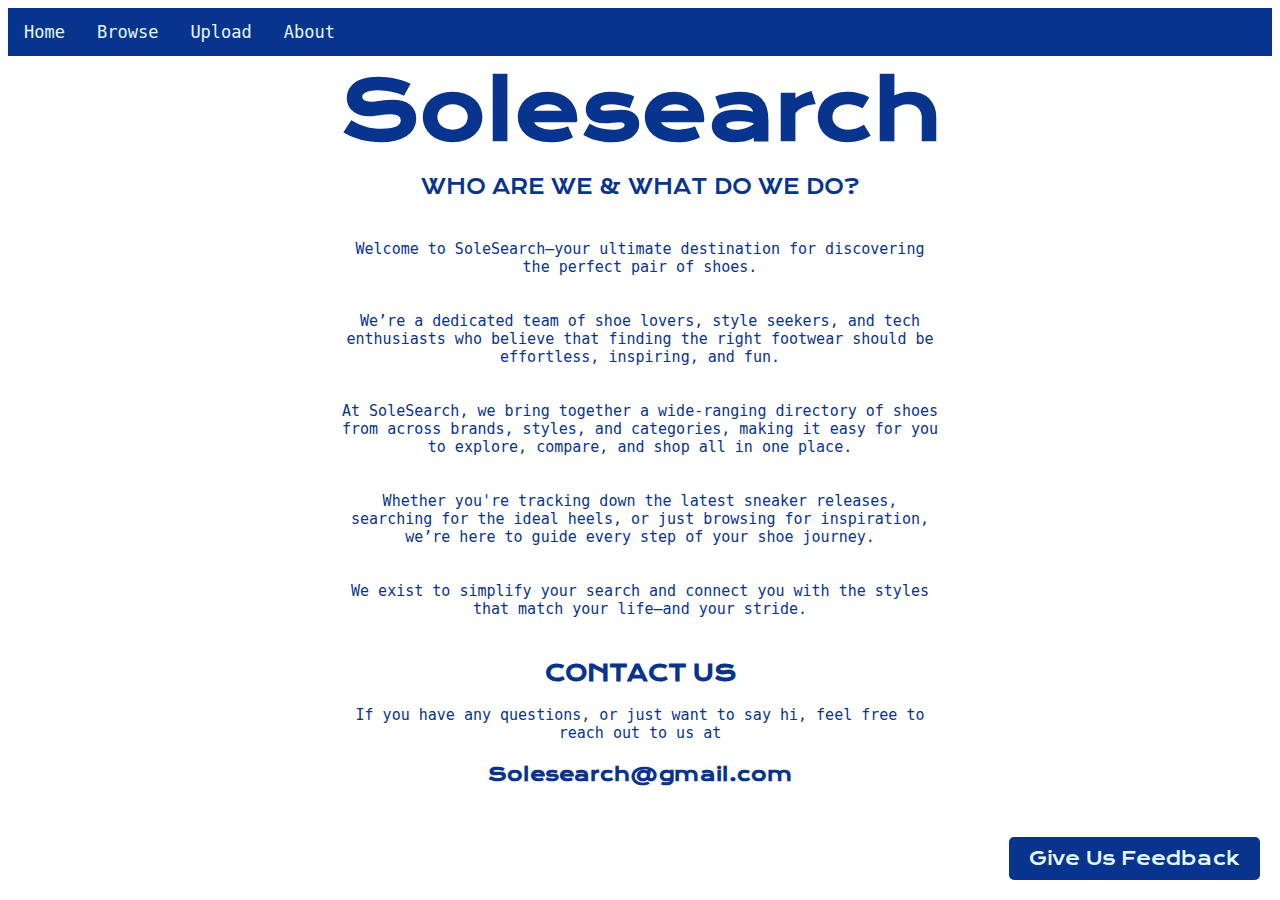
<file: about.html>
<!DOCTYPE html>
<html>
<head>
<title>About Solesearch</title>
<link rel="stylesheet" type="text/css" href="styles.css">
<link rel="preconnect" href="https://fonts.googleapis.com">
<link rel="preconnect" href="https://fonts.gstatic.com" crossorigin>
<link href="https://fonts.googleapis.com/css2?family=Krona+One&display=swap" rel="stylesheet">
</head>
<body>

<div class="topnav">   
 <a href="index.html">Home</a>
 <a href="browse.html">Browse</a>
  <a href="upload.html">Upload</a>
  <a class="active" <a href="about.html">About</a>
</div>

<div class="abouth1">
    <h1>Solesearch</h1>
</div>

<div class="undertext"
<h2>WHO ARE WE & WHAT DO WE DO?</h2>

<div class="abouttext">
<p>Welcome to SoleSearch—your ultimate destination for discovering the perfect pair of shoes. <br>  <br>  <br> We’re a dedicated team of shoe lovers, style seekers, and tech enthusiasts who believe that finding the right footwear should be effortless, inspiring, and fun. <br>  <br>  <br>
At SoleSearch, we bring together a wide-ranging directory of shoes from across brands, styles, and categories, making it easy for you to explore, compare, and shop all in one place.<br>  <br>  <br> Whether you're tracking down the latest sneaker releases, searching for the ideal heels, or just browsing for inspiration, we’re here to guide every step of your shoe journey. <br>  <br>  <br>
We exist to simplify your search and connect you with the styles that match your life—and your stride.</p>
</div>

<div class="contact">
<h2>CONTACT US</h2>
</div>

<div class="contacttext">
<p>If you have any questions, or just want to say hi, feel free to reach out to us at 
</p>
</div>

<div class="email">
    <h2>Solesearch@gmail.com</h2>
</div>

<div class="feedback-container">
    <button id="feedbackBtn">Give Us Feedback</button>
    
    <div id="feedbackModal" class="modal">
        <div class="modal-content">
            <span class="close">&times;</span>
            <h2>GIVE US YOUR FEEDBACK</h2>
            <form id="feedbackForm">
                <textarea placeholder="Tell us what you think..."></textarea>
                <button type="submit">SUBMIT</button>
            </form>
        </div>
    </div>
</div>
    </div>
    <script src="script.js"></script>
</body>
</html>
</file>
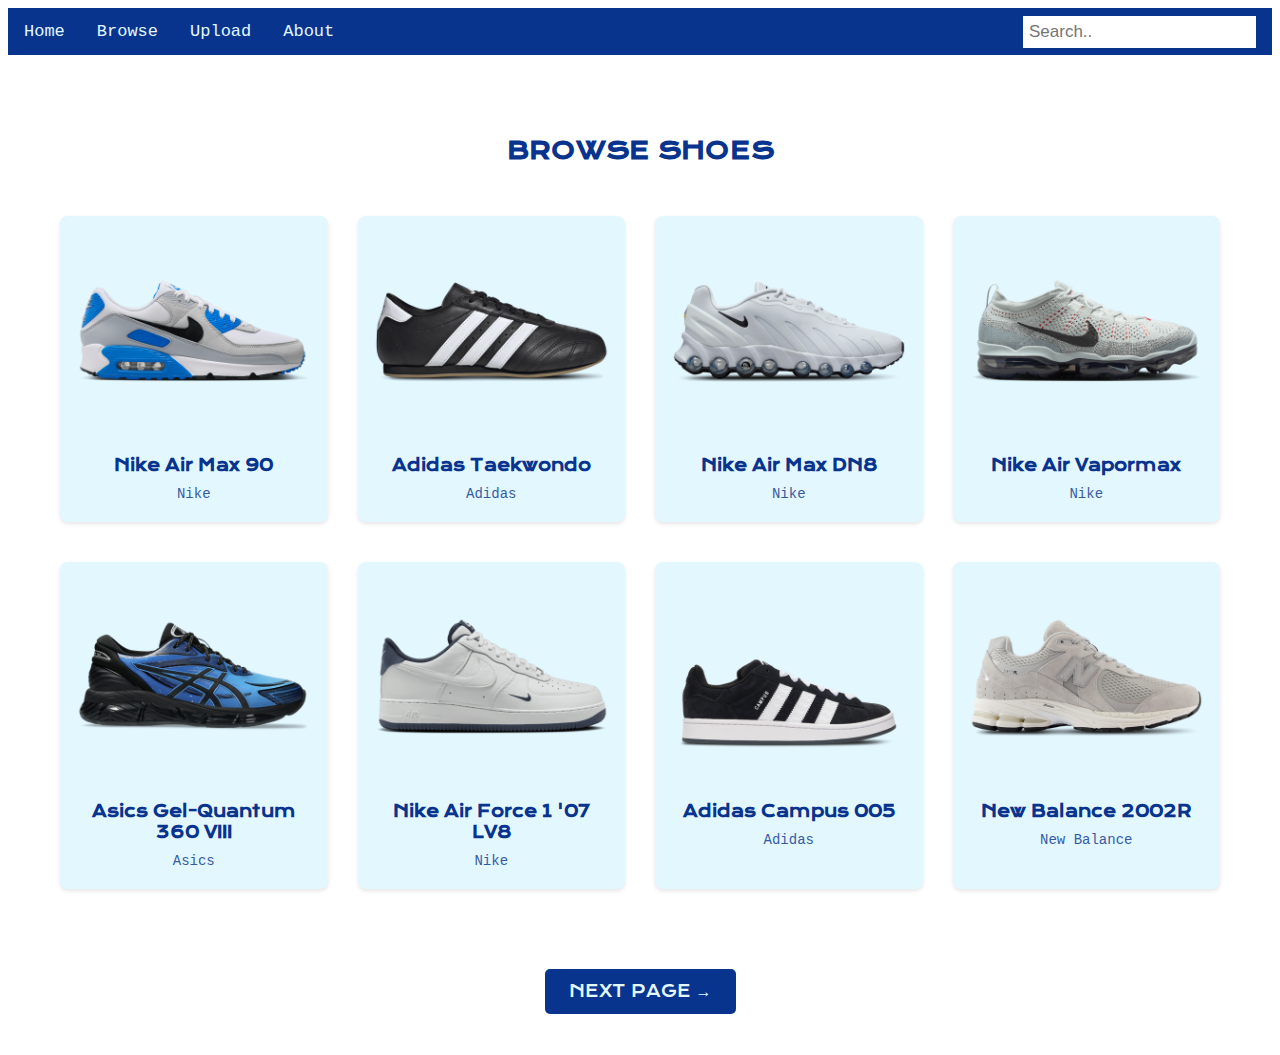
<file: browse.html>
<!DOCTYPE html>
<html>
<head>
    <title>Browse - Solesearch</title>
    <link rel="stylesheet" type="text/css" href="styles.css">

    <!-- krona font -->
    <link rel="preconnect" href="https://fonts.googleapis.com">
    <link rel="preconnect" href="https://fonts.gstatic.com" crossorigin>
    <link href="https://fonts.googleapis.com/css2?family=Krona+One&display=swap" rel="stylesheet">
</head>
<body>
    <div class="topnav">   
        <a href="index.html">Home</a>
        <a class="active" href="browse.html">Browse</a>
        <a href="upload.html">Upload</a>
        <a href="about.html">About</a>
        <input type="text" placeholder="Search..">
    </div>

    <div class="browse-container">
        <h2>BROWSE SHOES</h2>
        <div class="browse-grid">
            <div class="shoe-card">
                <img src="images/NAM6.png" alt="Shoe 1">
                <h3><a href="NAM.html">Nike Air Max 90</a></h3>
                <p class="brand">Nike</p>
            </div>
            <div class="shoe-card">
                <img src="images/adidtae.png" alt="Shoe 2">
                <h3><a href="taekwondo.html">Adidas Taekwondo</a></h3>
                <p class="brand">Adidas</p>
            </div>
            <div class="shoe-card">
                <img src="images/DN8.png" alt="Shoe 3">
                <h3><a href="dn8.html">Nike Air Max DN8</a></h3>
                <p class="brand">Nike</p>
            </div>
            <div class="shoe-card">
                <img src="images/vapor.png" alt="Shoe 4">
                 <h3><a href="vapor.html">Nike Air Vapormax</a></h3>
                <p class="brand">Nike</p>
            </div>
        </div>
        <div class="browse-grid">
            <div class="shoe-card">
                <img src="images/asics1.png" alt="Shoe 5">
                <h3><a href="gel.html">Asics Gel-Quantum 360 VIII</a></h3>
                <p class="brand">Asics</p>
            </div>
            <div class="shoe-card">
                <img src="images/af1.png" alt="Shoe 6">
                <h3><a href="force.html">Nike Air Force 1 '07 LV8</a></h3>
                <p class="brand">Nike</p>
            </div>
            <div class="shoe-card">
                <img src="images/campus.png" alt="Shoe 7">
                 <h3><a href="campus.html">Adidas Campus 005</a></h3>
                <p class="brand">Adidas</p>
            </div>
            <div class="shoe-card">
                <img src="images/2002r.png" alt="Shoe 8">
                 <h3>New Balance 2002R</h3>
                <p class="brand">New Balance</p>
            </div>
        </div>
    </div>
    
       </div>
    <div class="pagination-container">
        <a href="browse2.html" class="page-button">
            NEXT PAGE →
        </a>
    </div>
</body>
</html>
</file>
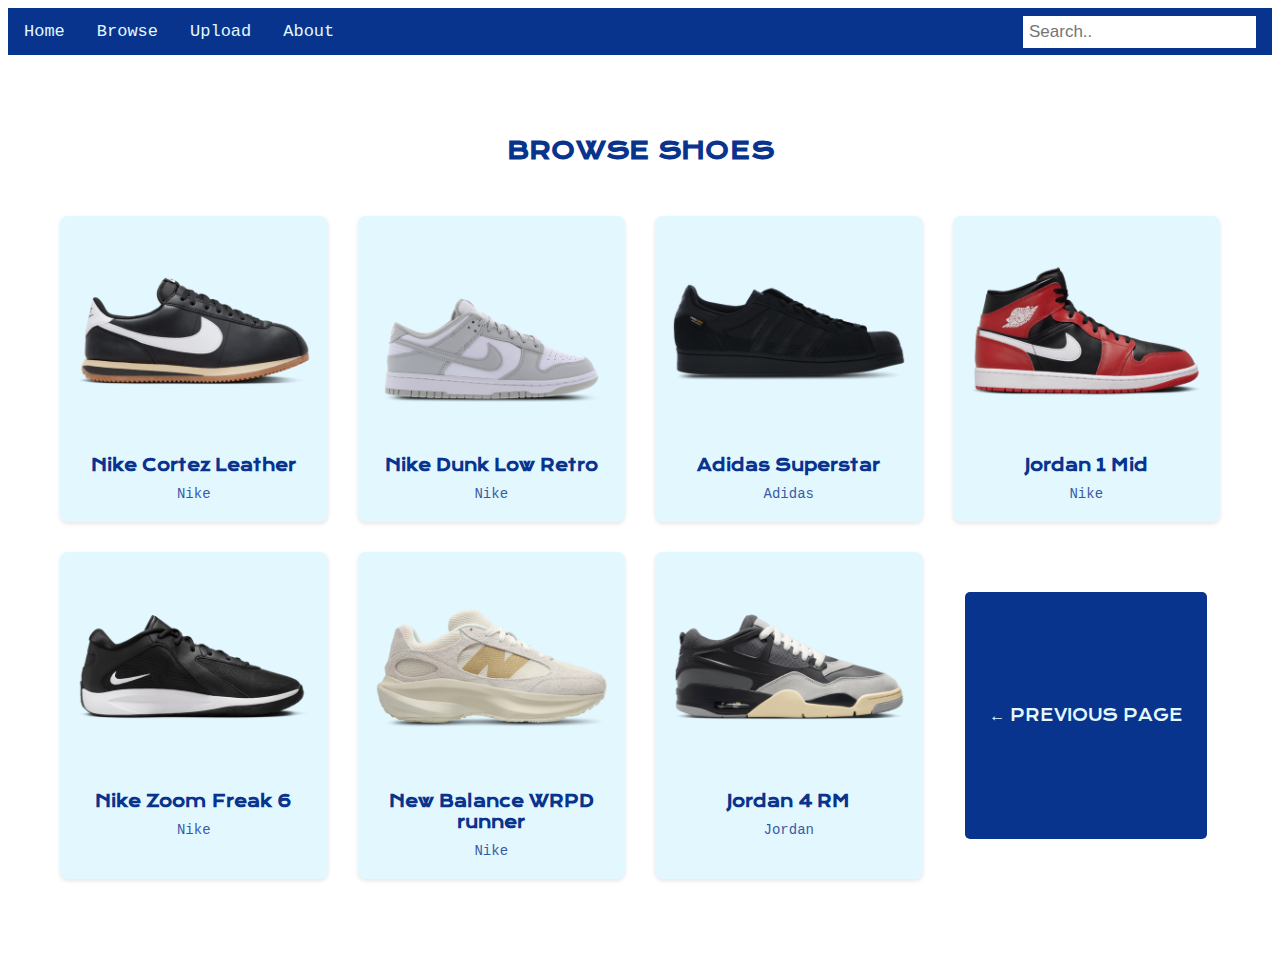
<file: browse2.html>
<!DOCTYPE html>
<html>
<head>
    <title>Browse Page 2 - Solesearch</title>
    <link rel="stylesheet" type="text/css" href="styles.css">
    <link rel="preconnect" href="https://fonts.googleapis.com">
    <link rel="preconnect" href="https://fonts.gstatic.com" crossorigin>
    <link href="https://fonts.googleapis.com/css2?family=Krona+One&display=swap" rel="stylesheet">
</head>
<body>
    <div class="topnav">   
        <a href="index.html">Home</a>
        <a class="active" href="browse.html">Browse</a>
        <a href="upload.html">Upload</a>
        <a href="about.html">About</a>
        <input type="text" placeholder="Search..">
    </div>

    <div class="browse-container">
        <h2>BROWSE SHOES</h2>
        <div class="browse-grid">
            <div class="shoe-card">
                <img src="images/cortez.png" alt="Shoe 3">
                <h3>Nike Cortez Leather</h3>
                <p class="brand">Nike</p>
            </div>
            <div class="shoe-card">
                <img src="images/dunk.png" alt="Shoe 4">
                <h3>Nike Dunk Low Retro</h3>
                <p class="brand">Nike</p>
            </div>
            <div class="shoe-card">
                <img src="images/super.png" alt="Shoe 5">
                <h3>Adidas Superstar</h3>
                <p class="brand">Adidas</p>
            </div>
            <div class="shoe-card">
                <img src="images/jordan.png" alt="Shoe 6">
                <h3>Jordan 1 Mid</h3>
                <p class="brand">Nike</p>
            </div>
            <div class="shoe-card">
                <img src="images/zoom.png" alt="Shoe 7">
                <h3>Nike Zoom Freak 6</h3>
                <p class="brand">Nike</p>
             </div>
            <div class="shoe-card">
                <img src="images/runner.png" alt="Shoe 8">
                <h3>New Balance WRPD runner</h3>
                <p class="brand">Nike</p>
            </div>
            <div class="shoe-card">
                <img src="images/jordan4.png" alt="Shoe 9">
                <h3>Jordan 4 RM</h3>
                <p class="brand">Jordan</p>
             
    </div>

    <div class="pagination-container">
        <a href="browse.html" class="page-button">
            ← PREVIOUS PAGE
        </a>
    </div>
</body>
</html>
</file>
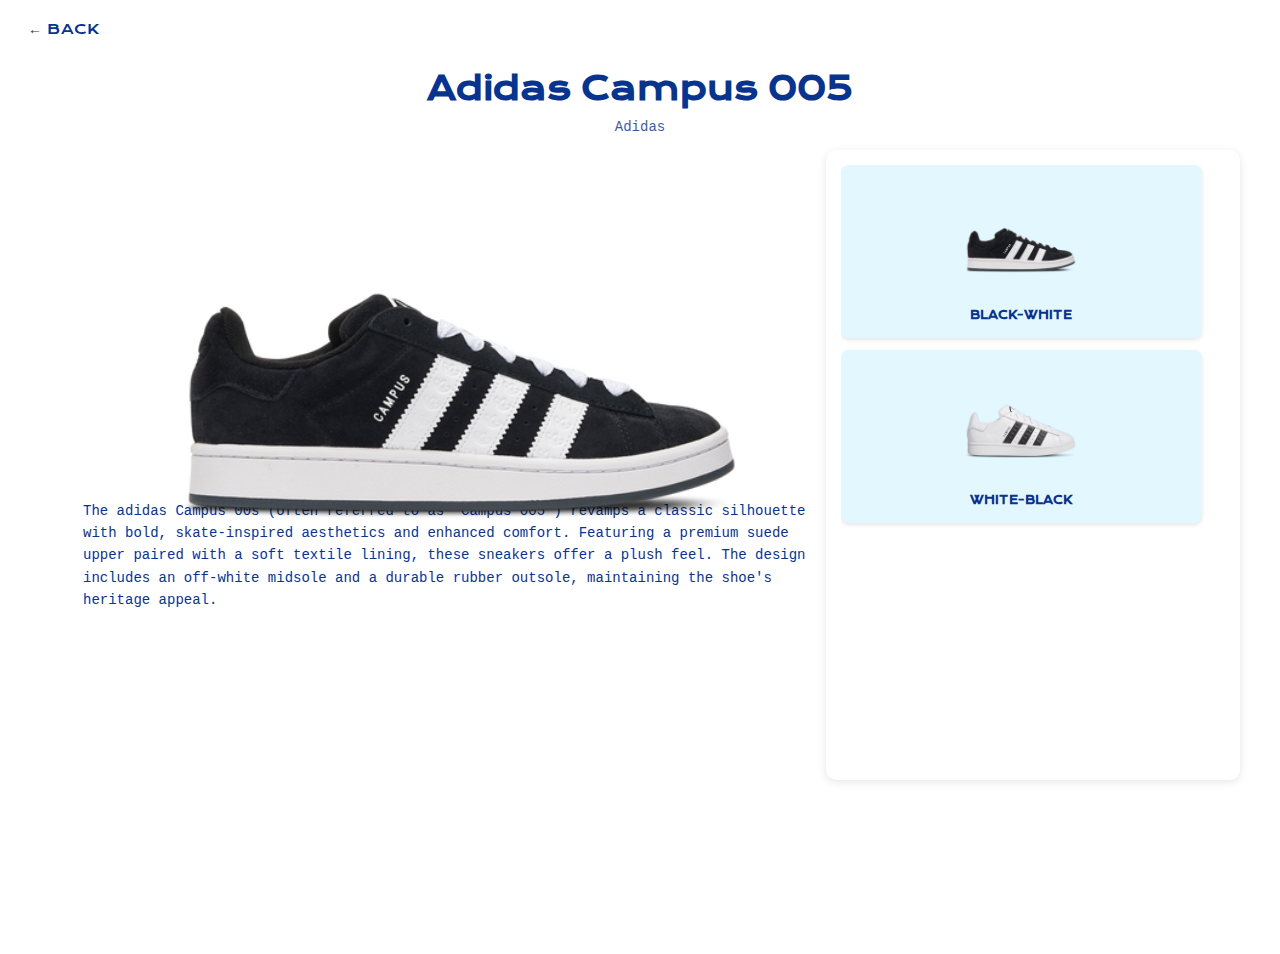
<file: campus.html>
<!DOCTYPE html>
<html>
<head>
    <title>Adidas Campus 005 - Solesearch</title>
    <link rel="stylesheet" type="text/css" href="styles.css">
    <link rel="preconnect" href="https://fonts.googleapis.com">
    <link rel="preconnect" href="https://fonts.gstatic.com" crossorigin>
    <link href="https://fonts.googleapis.com/css2?family=Krona+One&display=swap" rel="stylesheet">
</head>
<body>

    <div class="back-button">
        <a href="browse.html">← BACK</a>
    </div>

    <div class="shoe-header">
        <h1>Adidas Campus 005</h1>
        <p class="brand">Adidas</p>
    </div>

    <div class="shoe-image-container">
        <img src="images/campus.png" alt="Nike Air Max 90" class="shoe-main-image">
    </div>

    <div class="colorway-container">
        <div class="colorway-scroll">
             <div class="colorway-card">
                <img src="images/campus.png" alt="Colorway 9">
                <h3>BLACK-WHITE</h3>
            </div>
            <div class="colorway-card">
                <img src="images/campus2.png" alt="Colorway 6">
                <h3>WHITE-BLACK</h3>
            </div>
        </div>
    </div>

    <div class="airmaxd">
        <p>The adidas Campus 00s (often referred to as "Campus 005") revamps a classic silhouette with bold, skate-inspired aesthetics and enhanced comfort. Featuring a premium suede upper paired with a soft textile lining, these sneakers offer a plush feel. The design includes an off-white midsole and a durable rubber outsole, maintaining the shoe's heritage appeal.</p>








</p>
    </div>

    <script src="NAM.js"></script>
</body>
</html>
</file>
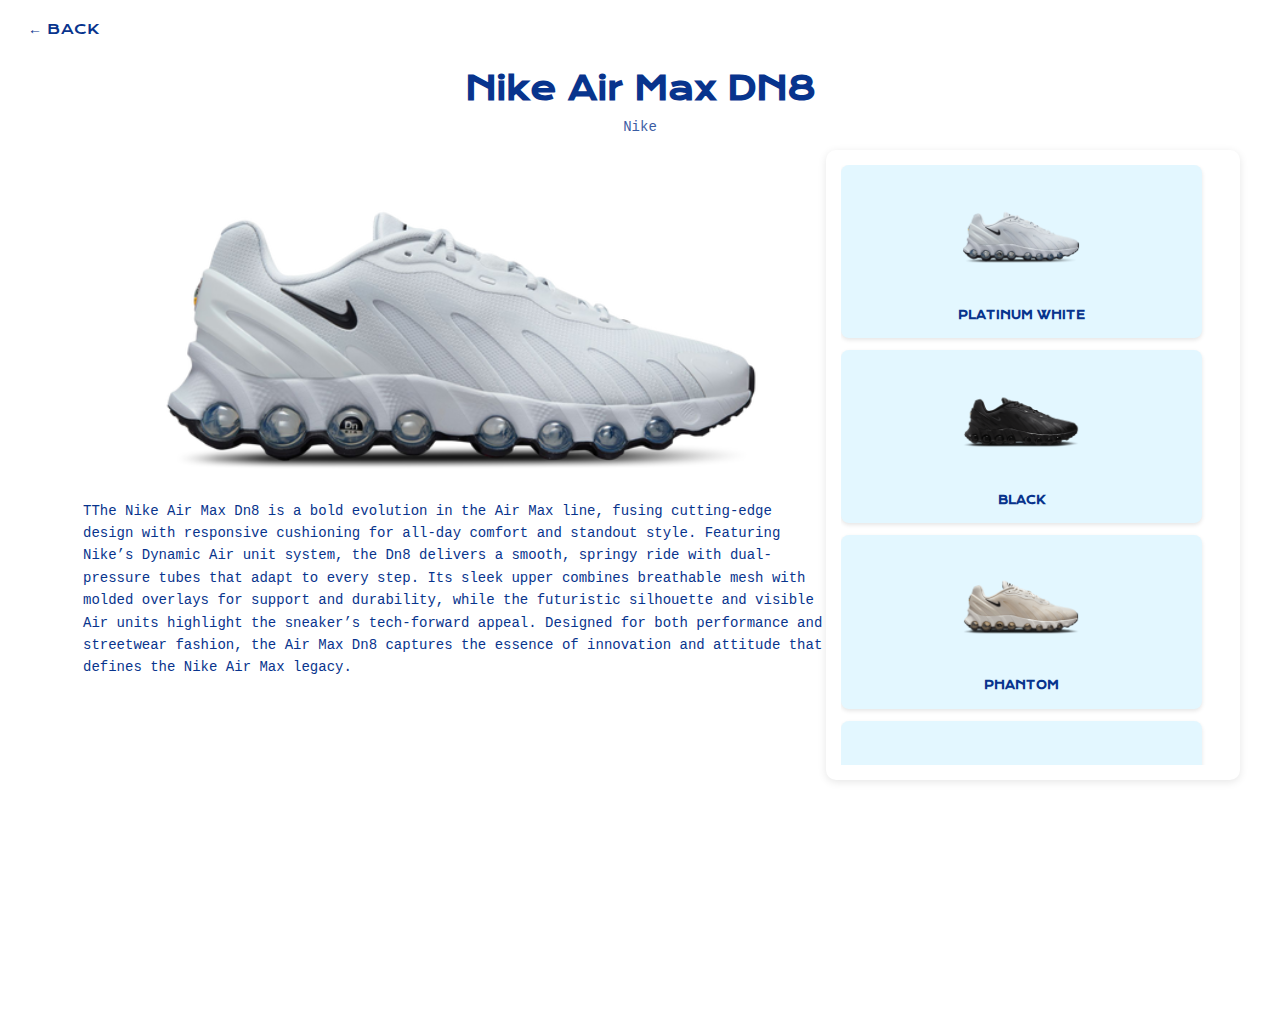
<file: dn8.html>
<!DOCTYPE html>
<html>
<head>
    <title>Nike Air Max DN8 - Solesearch</title>
    <link rel="stylesheet" type="text/css" href="styles.css">
    <link rel="preconnect" href="https://fonts.googleapis.com">
    <link rel="preconnect" href="https://fonts.gstatic.com" crossorigin>
    <link href="https://fonts.googleapis.com/css2?family=Krona+One&display=swap" rel="stylesheet">
</head>
<body>

    <div class="back-button">
        <a href="browse.html">← BACK</a>
    </div>

    <div class="shoe-header">
        <h1>Nike Air Max DN8</h1>
        <p class="brand">Nike</p>
    </div>

    <div class="shoe-image-container">
        <img src="images/DN8.png" alt="Nike Air Max 90" class="shoe-main-image">
    </div>

    <div class="colorway-container">
        <div class="colorway-scroll">
             <div class="colorway-card">
                <img src="images/DN8.png" alt="Colorway 9">
                <h3>PLATINUM WHITE</h3>
            </div>
            <div class="colorway-card">
                <img src="images/dn1.png" alt="Colorway 6">
                <h3>BLACK</h3>
            </div>
            <div class="colorway-card">
                <img src="images/dn2.png" alt="Colorway 7">
                <h3>PHANTOM</h3>
            </div>
            <div class="colorway-card">
                <img src="images/dn3.png" alt="Colorway 8">
                <h3>BLACK-GREEN</h3>
            </div>
            <div class="colorway-card">
                <img src="images/dn4.png" alt="Colorway 9">
                <h3>BLACK-PURPLE-INDIGO</h3>
            </div>
              <div class="colorway-card">
                <img src="images/dn5.png" alt="Colorway 9">
                <h3>LASER ORANGE</h3>
            </div>
        </div>
    </div>

    <div class="airmaxd">
        <p>TThe Nike Air Max Dn8 is a bold evolution in the Air Max line, fusing cutting-edge design with responsive cushioning for all-day comfort and standout style. Featuring Nike’s Dynamic Air unit system, the Dn8 delivers a smooth, springy ride with dual-pressure tubes that adapt to every step. Its sleek upper combines breathable mesh with molded overlays for support and durability, while the futuristic silhouette and visible Air units highlight the sneaker’s tech-forward appeal. Designed for both performance and streetwear fashion, the Air Max Dn8 captures the essence of innovation and attitude that defines the Nike Air Max legacy.</p>
    </div>

    <script src="NAM.js"></script>
</body>
</html>
</file>
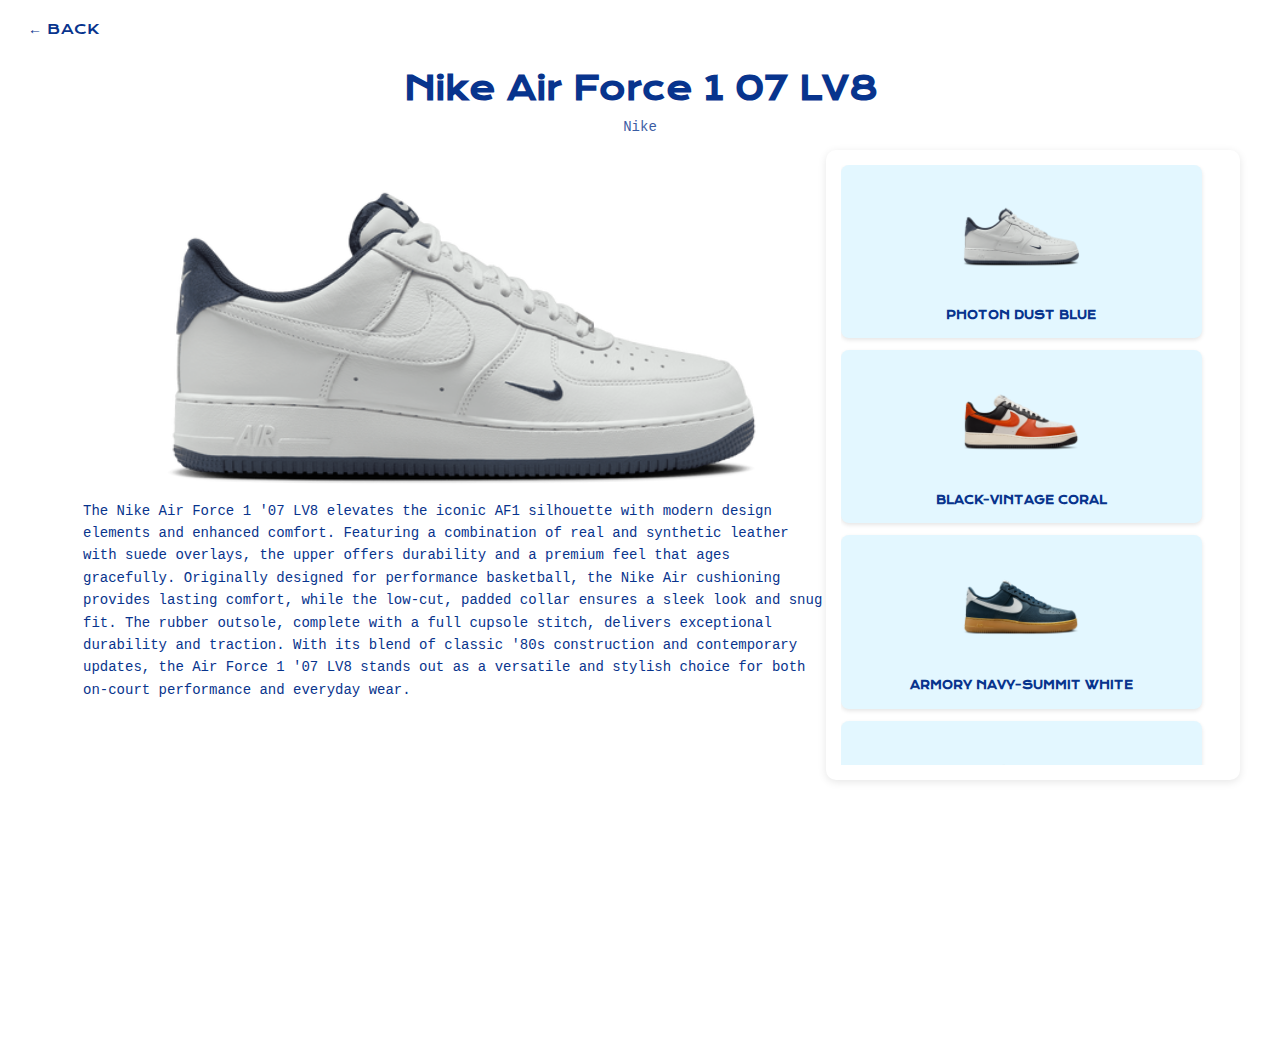
<file: force.html>
<!DOCTYPE html>
<html>
<head>
    <title>Nike Air Force 1 07 LV8 - Solesearch</title>
    <link rel="stylesheet" type="text/css" href="styles.css">
    <link rel="preconnect" href="https://fonts.googleapis.com">
    <link rel="preconnect" href="https://fonts.gstatic.com" crossorigin>
    <link href="https://fonts.googleapis.com/css2?family=Krona+One&display=swap" rel="stylesheet">
</head>
<body>

    <div class="back-button">
        <a href="browse.html">← BACK</a>
    </div>

    <div class="shoe-header">
        <h1>Nike Air Force 1 07 LV8</h1>
        <p class="brand">Nike</p>
    </div>

    <div class="shoe-image-container">
        <img src="images/force1.png" alt="Nike Air Max 90" class="shoe-main-image">
    </div>

    <div class="colorway-container">
        <div class="colorway-scroll">
            <div class="colorway-card">
                <img src="images/force1.png" alt="Colorway 6">
                <h3>PHOTON DUST BLUE</h3>
            </div>
            <div class="colorway-card">
                <img src="images/force2.png" alt="Colorway 7">
                <h3>BLACK-VINTAGE CORAL</h3>
            </div>
            <div class="colorway-card">
                <img src="images/force33.png" alt="Colorway 8">
                <h3>ARMORY NAVY-SUMMIT WHITE</h3>
            </div>
            <div class="colorway-card">
                <img src="images/force4.png" alt="Colorway 9">
                <h3>HORIZON SUMMIT-WHITE</h3>
            </div>
            <div class="colorway-card">
                <img src="images/force5.png" alt="Colorway 10">
                <h3>WHITE TEAM-RED</h3>
            </div>
            <div class="colorway-card">
                <img src="images/force6.png" alt="Colorway 11">
                <h3>MINK BROWN SAIL</h3>
            </div>
            <div class="colorway-card">
                <img src="images/force7.png" alt="Colorway 12">
                <h3>BLACK-WHITE</h3>
            </div>
        </div>
    </div>

    <div class="airmaxd">
        <p>The Nike Air Force 1 '07 LV8 elevates the iconic AF1 silhouette with modern design elements and enhanced comfort. Featuring a combination of real and synthetic leather with suede overlays, the upper offers durability and a premium feel that ages gracefully. Originally designed for performance basketball, the Nike Air cushioning provides lasting comfort, while the low-cut, padded collar ensures a sleek look and snug fit. The rubber outsole, complete with a full cupsole stitch, delivers exceptional durability and traction. With its blend of classic '80s construction and contemporary updates, the Air Force 1 '07 LV8 stands out as a versatile and stylish choice for both on-court performance and everyday wear.</p>
    </div>

    <script src="NAM.js"></script>
</body>
</html>
</file>
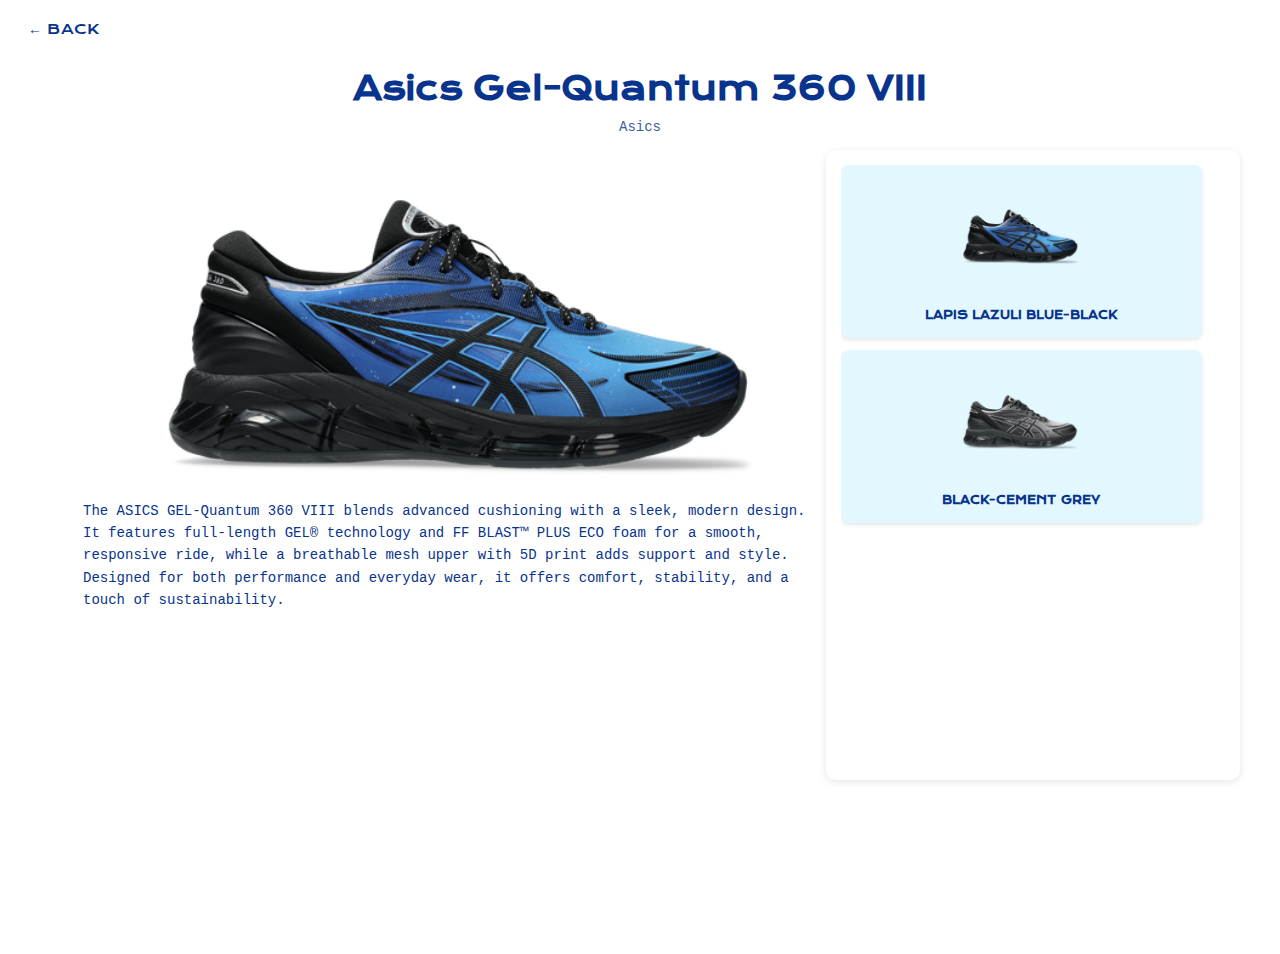
<file: gel.html>
<!DOCTYPE html>
<html>
<head>
    <title>Asics Gel-Quantum - Solesearch</title>
    <link rel="stylesheet" type="text/css" href="styles.css">
    <link rel="preconnect" href="https://fonts.googleapis.com">
    <link rel="preconnect" href="https://fonts.gstatic.com" crossorigin>
    <link href="https://fonts.googleapis.com/css2?family=Krona+One&display=swap" rel="stylesheet">
</head>
<body>

    <div class="back-button">
        <a href="browse.html">← BACK</a>
    </div>

    <div class="shoe-header">
        <h1>Asics Gel-Quantum 360 VIII</h1>
        <p class="brand">Asics</p>
    </div>

    <div class="shoe-image-container">
        <img src="images/asics1.png" alt="Nike Air Max 90" class="shoe-main-image">
    </div>

    <div class="colorway-container">
        <div class="colorway-scroll">
             <div class="colorway-card">
                <img src="images/asics1.png" alt="Colorway 9">
                <h3>LAPIS LAZULI BLUE-BLACK</h3>
            </div>
            <div class="colorway-card">
                <img src="images/ASICS2.png" alt="Colorway 6">
                <h3>BLACK-CEMENT GREY</h3>
            </div>
        </div>
    </div>

    <div class="airmaxd">
        <p>The ASICS GEL-Quantum 360 VIII blends advanced cushioning with a sleek, modern design. It features full-length GEL® technology and FF BLAST™ PLUS ECO foam for a smooth, responsive ride, while a breathable mesh upper with 5D print adds support and style. Designed for both performance and everyday wear, it offers comfort, stability, and a touch of sustainability.








</p>
    </div>

    <script src="NAM.js"></script>
</body>
</html>
</file>
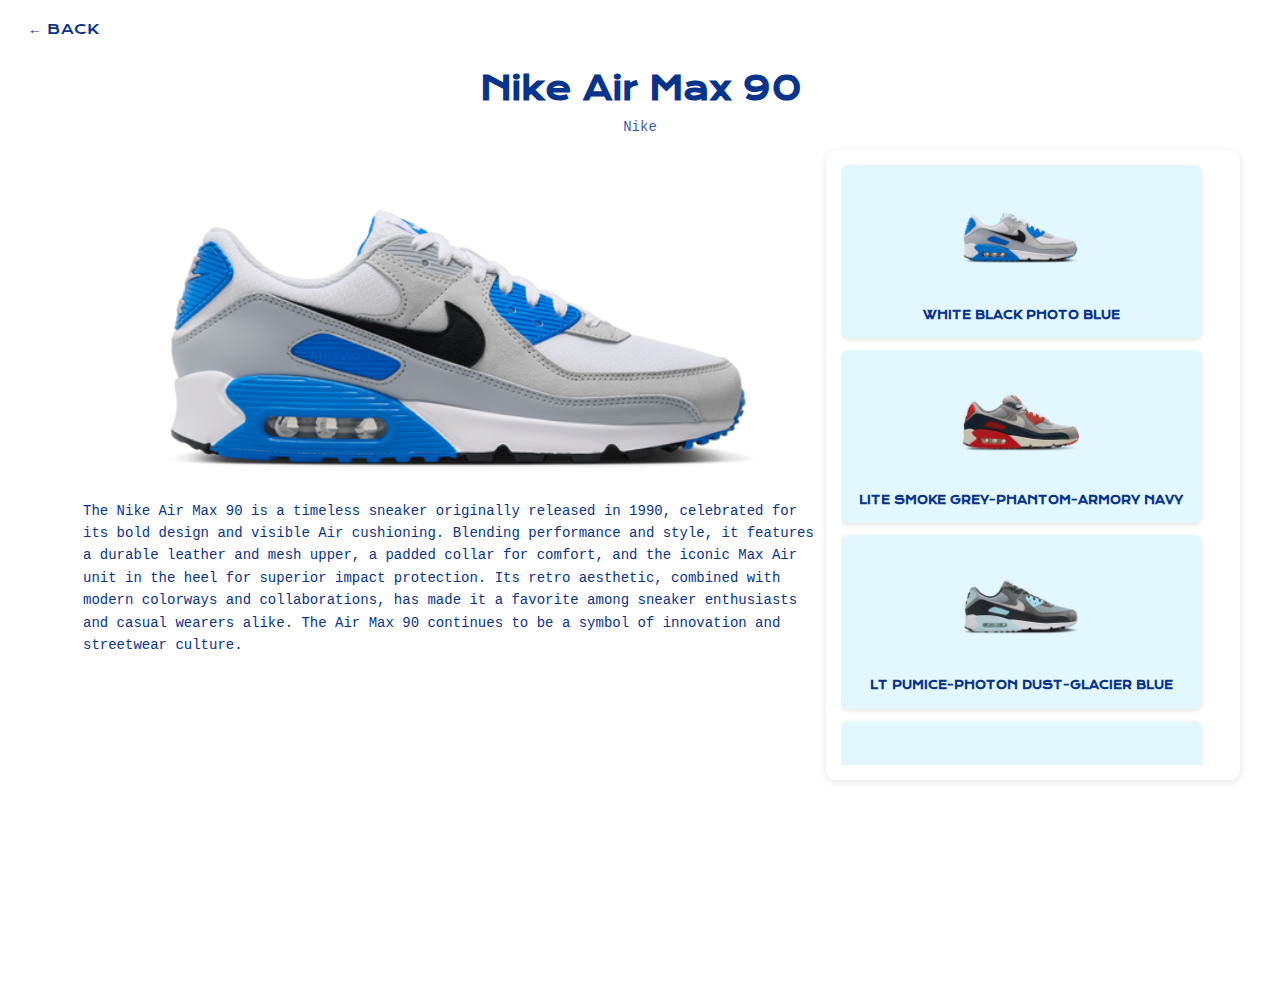
<file: NAM.html>
<!DOCTYPE html>
<html>
<head>
    <title>Nike Air Max 90 - Solesearch</title>
    <link rel="stylesheet" type="text/css" href="styles.css">
    <link rel="preconnect" href="https://fonts.googleapis.com">
    <link rel="preconnect" href="https://fonts.gstatic.com" crossorigin>
    <link href="https://fonts.googleapis.com/css2?family=Krona+One&display=swap" rel="stylesheet">
</head>
<body>

    <div class="back-button">
        <a href="browse.html">← BACK</a>
    </div>

    <div class="shoe-header">
        <h1>Nike Air Max 90</h1>
        <p class="brand">Nike</p>
    </div>

    <div class="shoe-image-container">
        <img src="images/NAM6.png" alt="Nike Air Max 90" class="shoe-main-image">
    </div>

    <div class="colorway-container">
        <div class="colorway-scroll">
            <div class="colorway-card">
                <img src="images/NAM6.png" alt="Colorway 6">
                <h3>WHITE BLACK PHOTO BLUE</h3>
            </div>
            <div class="colorway-card">
                <img src="images/NAM7.png" alt="Colorway 7">
                <h3>LITE SMOKE GREY-PHANTOM-ARMORY NAVY</h3>
            </div>
            <div class="colorway-card">
                <img src="images/NAM8.png" alt="Colorway 8">
                <h3>LT PUMICE-PHOTON DUST-GLACIER BLUE</h3>
            </div>
            <div class="colorway-card">
                <img src="images/NAM9.png" alt="Colorway 9">
                <h3>IRON GREY SMOKE GREY-MALACHITE</h3>
            </div>
            <div class="colorway-card">
                <img src="images/NAM10.png" alt="Colorway 10">
                <h3>SUMMIT WHITE-SMOKE GREY-SAFETY ORANGE</h3>
            </div>
            <div class="colorway-card">
                <img src="images/NAM11.png" alt="Colorway 11">
                <h3>SUMMITE WHITE-BLACK-KHAKI</h3>
            </div>
            <div class="colorway-card">
                <img src="images/NAM12.png" alt="Colorway 12">
                <h3>WHITE-LT SMOKE GREY-LIGHTENING</h3>
            </div>
            <div class="colorway-card">
                <img src="images/NAM13.png" alt="Colorway 13">
                <h3>LT BONE-CAVE STONE-NEUTRAL OLIVE</h3>
            </div>
            <div class="colorway-card">
                <img src="images/NAM14.png" alt="Colorway 14">
                <h3>COOL GREY-WOLF GREY-HYPER PINK</h3>
            </div>
            <div class="colorway-card">
                <img src="images/NAM15.png" alt="Colorway 15">
                <h3>COOL GREY-WOLF GREY-DUSTY CACTUS</h3>
            </div>
            <div class="colorway-card">
                <img src="images/NAM16.png" alt="Colorway 16">
                <h3>WHITE-UNIV RED COLLEGE GREY</h3>
            </div>
            <div class="colorway-card">
                <img src="images/NAM17.png" alt="Colorway 17">
                <h3>WHITE-CAVE STONE-LT BONE</h3>
            </div>
            <div class="colorway-card">
                <img src="images/NAM18.png" alt="Colorway 18">
                <h3>WHITE-LT SMOKE GREY-DUSTY</h3>
            </div>
        </div>
    </div>

<div class="airmaxd">
<p>The Nike Air Max 90 is a timeless sneaker originally released in 1990, celebrated for its bold design and visible Air cushioning. Blending performance and style, it features a durable leather and mesh upper, a padded collar for comfort, and the iconic Max Air unit in the heel for superior impact protection. Its retro aesthetic, combined with modern colorways and collaborations, has made it a favorite among sneaker enthusiasts and casual wearers alike.  The Air Max 90 continues to be a symbol of innovation and streetwear culture.</p>

    <script src="NAM.js"></script>
</body>
</html>
</file>
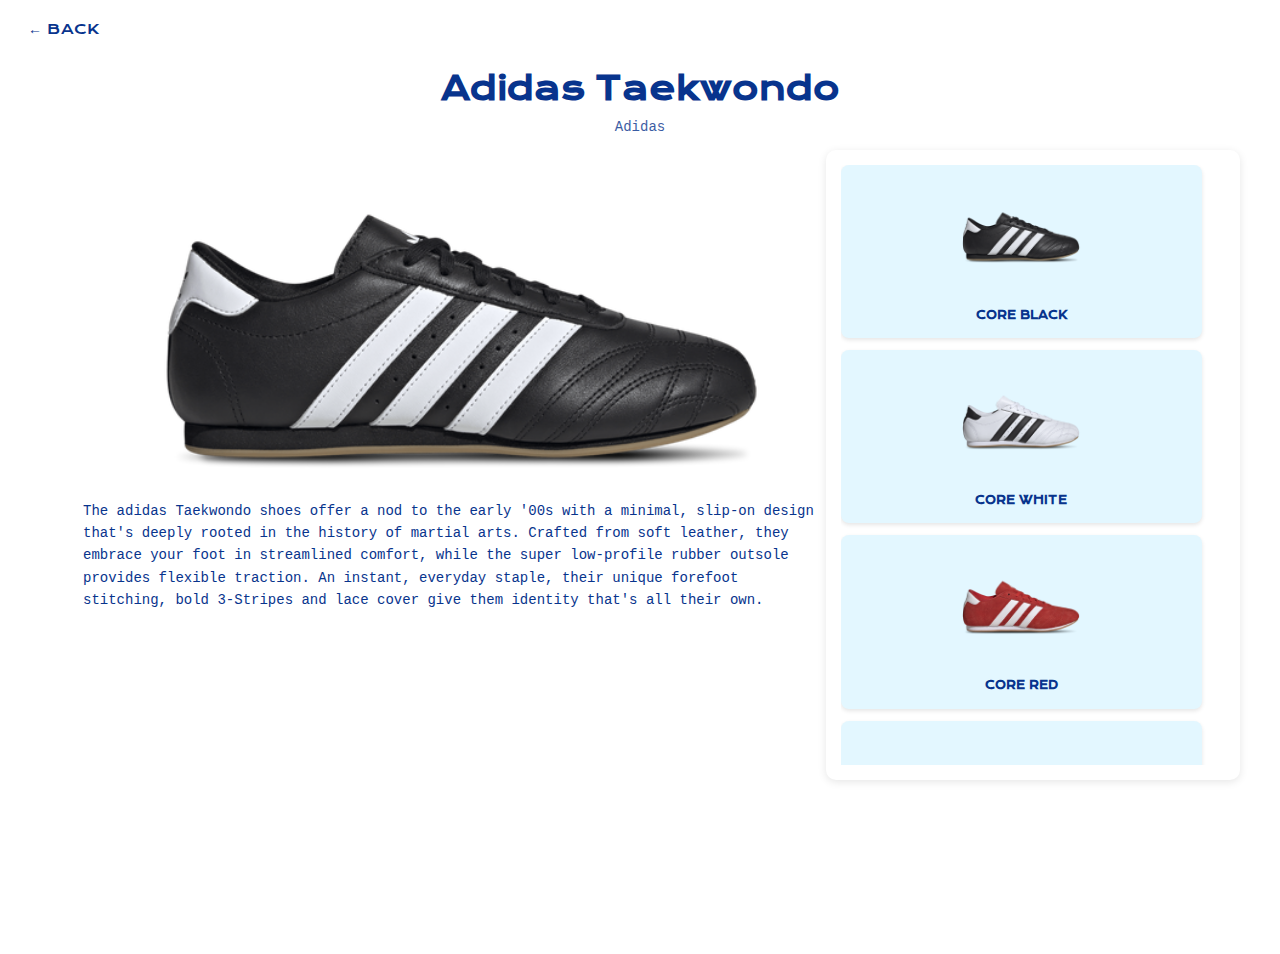
<file: taekwondo.html>
<!DOCTYPE html>
<html>
<head>
    <title>Adidas Taekwondo - Solesearch</title>
    <link rel="stylesheet" type="text/css" href="styles.css">

    <link rel="preconnect" href="https://fonts.googleapis.com">
    <link rel="preconnect" href="https://fonts.gstatic.com" crossorigin>
    <link href="https://fonts.googleapis.com/css2?family=Krona+One&display=swap" rel="stylesheet">
</head>
<body>

    <div class="back-button">
        <a href="browse.html">← BACK</a>
    </div>

    <div class="shoe-header">
        <h1>Adidas Taekwondo</h1>
        <p class="brand">Adidas</p>
    </div>

    <div class="shoe-image-container">
        <img src="images/adidtae.png" alt="Nike Air Max 90" class="shoe-main-image">
    </div>

    <div class="colorway-container">
        <div class="colorway-scroll">
            <div class="colorway-card">
                <img src="images/adidtae.png" alt="Colorway 6">
                <h3>CORE BLACK</h3>
            </div>
            <div class="colorway-card">
                <img src="images/tae1.png" alt="Colorway 7">
                <h3>CORE WHITE</h3>
            </div>
            <div class="colorway-card">
                <img src="images/tae2.png" alt="Colorway 8">
                <h3>CORE RED</h3>
            </div>
            <div class="colorway-card">
                <img src="images/tae3.png" alt="Colorway 9">
                <h3>CORE YELLOW</h3>
            </div>
        </div>
    </div>

    <div class="airmaxd">
        <p>The adidas Taekwondo shoes offer a nod to the early '00s with a minimal, slip-on design that's deeply rooted in the history of martial arts. Crafted from soft leather, they embrace your foot in streamlined comfort, while the super low-profile rubber outsole provides flexible traction. An instant, everyday staple, their unique forefoot stitching, bold 3-Stripes and lace cover give them identity that's all their own.</p>
    </div>

    <script src="NAM.js"></script>
</body>
</html>
</file>
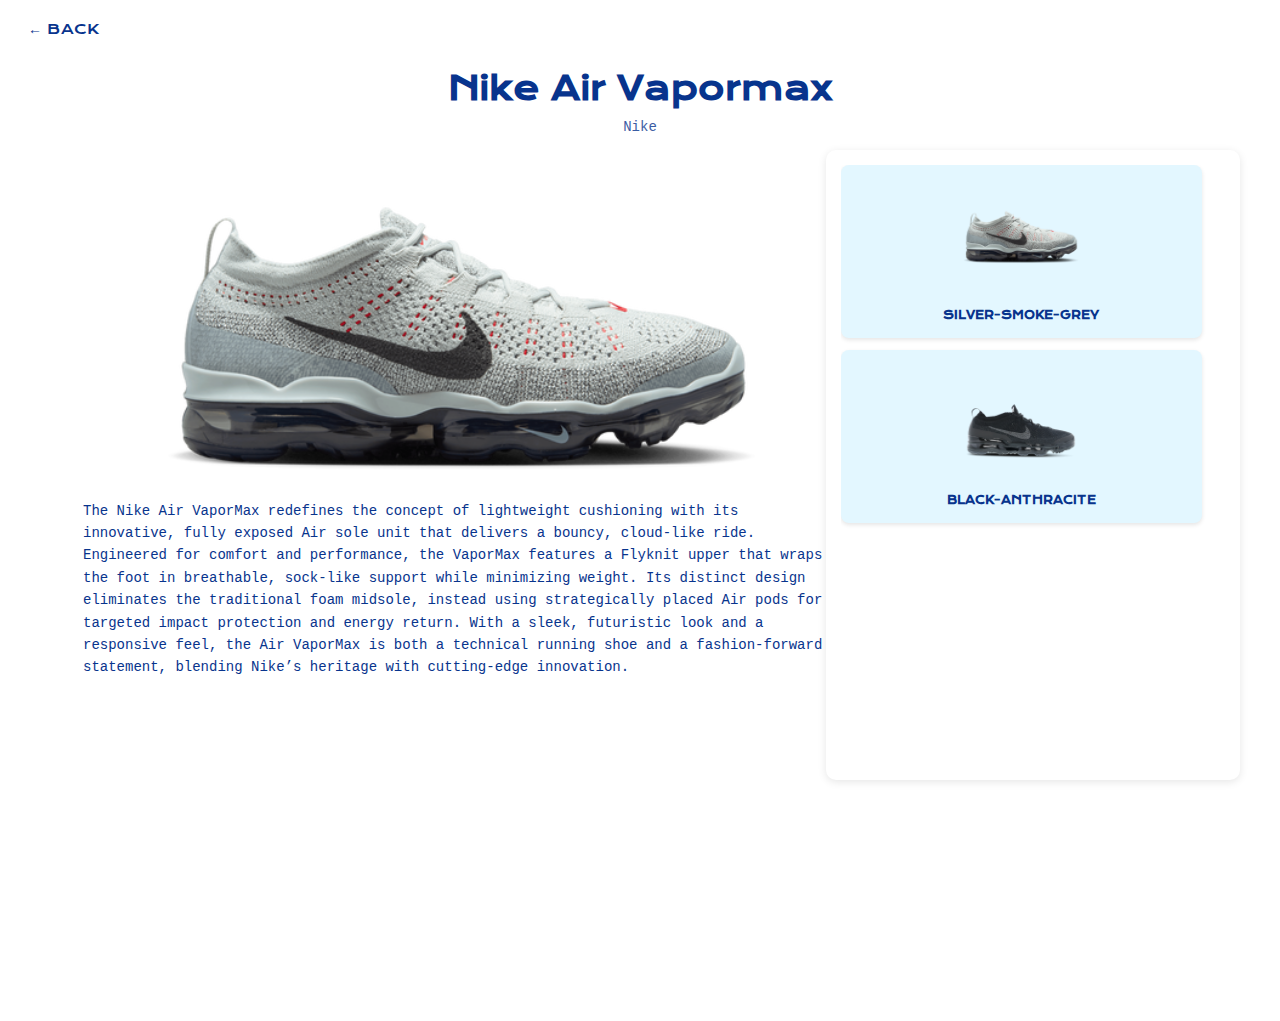
<file: vapor.html>
<!DOCTYPE html>
<html>
<head>
    <title>Nike Air Vapormax - Solesearch</title>
    <link rel="stylesheet" type="text/css" href="styles.css">
    <link rel="preconnect" href="https://fonts.googleapis.com">
    <link rel="preconnect" href="https://fonts.gstatic.com" crossorigin>
    <link href="https://fonts.googleapis.com/css2?family=Krona+One&display=swap" rel="stylesheet">
</head>
<body>

    <div class="back-button">
        <a href="browse.html">← BACK</a>
    </div>

    <div class="shoe-header">
        <h1>Nike Air Vapormax</h1>
        <p class="brand">Nike</p>
    </div>

    <div class="shoe-image-container">
        <img src="images/vapor.png" alt="Nike Air Max 90" class="shoe-main-image">
    </div>

    <div class="colorway-container">
        <div class="colorway-scroll">
             <div class="colorway-card">
                <img src="images/vapor.png" alt="Colorway 9">
                <h3>SILVER-SMOKE-GREY</h3>
            </div>
            <div class="colorway-card">
                <img src="images/VAPO1.png" alt="Colorway 6">
                <h3>BLACK-ANTHRACITE</h3>
            </div>
        </div>
    </div>

    <div class="airmaxd">
        <p>The Nike Air VaporMax redefines the concept of lightweight cushioning with its innovative, fully exposed Air sole unit that delivers a bouncy, cloud-like ride. Engineered for comfort and performance, the VaporMax features a Flyknit upper that wraps the foot in breathable, sock-like support while minimizing weight. Its distinct design eliminates the traditional foam midsole, instead using strategically placed Air pods for targeted impact protection and energy return. With a sleek, futuristic look and a responsive feel, the Air VaporMax is both a technical running shoe and a fashion-forward statement, blending Nike’s heritage with cutting-edge innovation.</p>
    </div>

    <script src="NAM.js"></script>
</body>
</html>
</file>
<file: styles.css>
.topnav {
  background-color: #08348D;
  overflow: hidden;
}


.topnav a {
  float: left; 
  
  color: #E3F7FF; 
  text-align: center; 
  padding: 14px 16px; 
  text-decoration: none;
  font-size: 17px;
  font-family: 'lucinda consol', monospace;
}


.topnav a:hover {
  color: rgb(0, 0, 0); 
}


.topnav input[type=text] {
  float: right;
  padding: 6px;
  border: none;
  margin-top: 8px;
  margin-right: 16px;
  font-size: 17px;
}

.h1 {
  font-family: 'krona one', cursive;
  font-size: 12.5px;
  text-align: center;
  vertical-align: top;
  color: #08348D
}

.abouth1 {
  font-family: 'krona one', cursive;
  font-size: 40px;
  text-align: center;
  vertical-align: top;
  color: #08348D;  
  margin-bottom: 0; 
  margin-top: -50px;
}

.undertext {
  font-family: 'krona one', cursive;
  font-size: 20px;
  text-align: center;
  color: #08348D;  
  margin-top: -40px; 
  padding-top: 0;
  display: block;
}

.abouttext {
  font-family: 'lucinda consol', monospace;
  font-size: 15px;
  text-align: center;
  color: #08348D;  
  margin-top: 40px; 
  padding-top: 0;
  display: block;
  max-width: 600px;
margin-left: auto;
margin-right: auto;
}

.contact {
    font-family: 'krona one', cursive;
    font-size: 15px;
    text-align: center;
    color: #08348D;  
    margin-top: 40px; 
    padding-top: 0;
    display: block;
    max-width: 600px;
    margin-left: auto;
    margin-right: auto;
}

.contacttext {
  font-family: 'lucinda consol', monospace;
  font-size: 15px;
  text-align: center;
  color: #08348D;  
  margin-top: 10px; 
  padding-top: 0;
  display: block;
  max-width: 600px;
margin-left: auto;
margin-right: auto;
}

.email {
  font-family: 'krona one', cursive;
  font-size: 12.5px;
  text-align: center;
  color: #08348D;  
  margin-top: 20px; 
  padding-top: 0;
  display: block;
  max-width: 600px;
margin-left: auto;
margin-right: auto;
}

#feedbackBtn {
    position: fixed;
    bottom: 20px;
    right: 20px;
    padding: 10px 20px;
    background-color: #08348D;
    color: #E3F7FF;
    border: none;
    border-radius: 5px;
    cursor: pointer;
    font-family: 'krona one', cursive;
    font-size: 18px;
}

.modal {
    display: none;
    position: fixed;
    top: 0;
    left: 0;
    width: 100%;
    height: 100%;
    background-color: rgba(0,0,0,0.5);
}

.modal-content {
    background-color: #E3F7FF;
    margin: 15% auto;
    padding: 20px;
    width: 70%;
    max-width: 500px;
    border-radius: 5px;
    position: relative;
}

.close {
    position: absolute;
    right: 10px;
    top: 5px;
    font-size: 24px;
    cursor: pointer;
    color: #08348D;
}

#feedbackForm textarea {
    width: 100%;
    height: 150px;
    margin: 10px auto;  
    padding: 10px;
    border: 1px solid #08348D;
    border-radius: 5px;
    font-family: 'lucinda consol', monospace;
    display: block; 
    box-sizing: border-box;  
}

#feedbackForm button {
    background-color: #08348D;
    color: #E3F7FF;
    padding: 10px 20px;
    border: none;
    border-radius: 5px;
    cursor: pointer;
    font-family: 'krona one', cursive;
}

.upload-container {
    max-width: 600px;
    margin: 40px auto;
    padding: 20px;
    text-align: center;
}

.upload-container h2 {
    font-family: 'krona one', cursive;
    color: #08348D;
    margin-bottom: 30px;
}

.upload-form {
    display: flex;
    flex-direction: column;
    align-items: center;
    gap: 20px;
}

.upload-label {
    display: inline-block;
    padding: 15px 30px;
    background-color: #08348D;
    color: #E3F7FF;
    border-radius: 5px;
    cursor: pointer;
    font-family: 'krona one', cursive;
    transition: background-color 0.3s;
}

.upload-button {
    background-color: #08348D;
    color: #E3F7FF;
    padding: 15px 30px;
    border: none;
    border-radius: 5px;
    cursor: pointer;
    font-family: 'krona one', cursive;
    min-width: 120px;
    position: relative;
    margin-top: 20px;
}

.loading-dots {
    display: flex;
    justify-content: center;
    align-items: center;
    gap: 8px;
}

.dot {
    width: 8px;
    height: 8px;
    background-color: #E3F7FF;
    border-radius: 50%;
    animation: bounce 0.5s ease-in-out infinite;
}

.dot:nth-child(2) {
    animation-delay: 0.1s;
}

.dot:nth-child(3) {
    animation-delay: 0.2s;
}

@keyframes bounce {
    0%, 100% { transform: translateY(0); }
    50% { transform: translateY(-10px); }
}

.hidden {
    display: none !important;
}

#preview-container {
    max-width: 300px;
    margin: 20px auto;
}

#preview-container img {
    max-width: 100%;
    border-radius: 5px;
}

.preview-hidden {
    display: none;
}

.browse-container {
    max-width: 1200px;
    margin: 40px auto;
    padding: 20px;
    text-align: center;
}

.browse-container h2 {
    font-family: 'krona one', cursive;
    color: #08348D;
    margin-bottom: 30px;
}

.browse-grid {
    display: grid;
    grid-template-columns: repeat(4, 1fr);
    gap: 30px;
    padding: 20px;
    max-width: 1200px;
    margin: 0 auto;
}

.shoe-card {
    background-color: #E3F7FF;
    border-radius: 8px;
    padding: 15px;
    box-shadow: 0 2px 4px rgba(0, 0, 0, 0.1);
    transition: transform 0.3s ease;
}

.shoe-card:hover {
    transform: translateY(-5px);
}

.shoe-card img {
    width: 100%;
    height: 200px;
    object-fit: cover;
    border-radius: 5px;
    margin-bottom: 10px;
}

.shoe-card h3 {
    font-family: 'krona one', cursive;
    color: #08348D;
    font-size: 16px;
    margin: 10px 0;
}

.shoe-card h3 a {
    color: #08348D;
    text-decoration: none;
}

.shoe-card p {
    font-family: 'lucinda consol', monospace;
    color: #08348D;
    font-size: 14px;
    margin: 5px 0;
}

.shoe-price {
    font-family: 'krona one', cursive;
    color: #08348D;
    font-size: 18px;
    font-weight: bold;
    margin-top: 10px;
}

.brand {
    font-family: 'lucinda consol', monospace;
    color: #08348D;
    font-size: 14px;
    margin: 5px 0;
    opacity: 0.8;
}

.back-button {
    margin: 10px;
    padding: 10px;

}

.back-button a {
    color: #08348D;
    text-decoration: none;
    font-family: 'krona one', cursive;
    font-size: 14px;
    transition: opacity 0.3s ease;
}

.back-button a:hover {
    opacity: 0.8;
}

.shoe-header {
    text-align: center;
    margin: 20px auto;  
    max-width: 800px;
}

.shoe-header h1 {
    font-family: 'krona one', cursive;
    color: #08348D;
    font-size: 32px;
    margin: 10px 0;
}

.shoe-header .brand {
    text-align: center;  
    margin: 5px 0;  
}

.shoe-image-container {
    width: 60%;
    margin: -20px 0 20px 120px; 
    text-align: left;
    position: relative;  
    top: 10px;  
     z-index: 1; 
     top: -100px
}

.shoe-main-image {
    width: 80%;
    height: auto;
    border-radius: 15px;
    margin-left: 30px;
    top: -500px
}


.colorway-container {
    width: 30%;
    position: absolute;
    right: 40px;
    top: 150px;
    height: 600px;  
    background: #fff;
    border-radius: 10px;
    padding: 15px;
    box-shadow: 0 2px 8px rgba(0, 0, 0, 0.1);
}

.colorway-scroll {
    height: 100%;
    overflow-y: auto;
    padding-right: 10px;
    scrollbar-width: thin;
    scrollbar-color: #08348D #E3F7FF;
}


.colorway-scroll::-webkit-scrollbar {
    width: 8px;
}

.colorway-scroll::-webkit-scrollbar-track {
    background: #E3F7FF;
    border-radius: 4px;
}

.colorway-scroll::-webkit-scrollbar-thumb {
    background: #08348D;
    border-radius: 4px;
}


.colorway-group {
    display: none;
    opacity: 0;
    transition: opacity 0.3s ease;
}

.colorway-group.active {
    display: flex;
    flex-direction: column;
    gap: 12px;
    opacity: 1;
}

.colorway-card {
    background-color: #E3F7FF;
    padding: 12px;
    border-radius: 8px;
    box-shadow: 0 2px 4px rgba(0, 0, 0, 0.1);
    transition: transform 0.3s ease;
    display: flex;
    flex-direction: column;
    align-items: center;
    margin-bottom: 12px;
    width: 90%;  
}

.colorway-card img {
    width: 160px;  
    height: 120px;
    object-fit: contain;
    border-radius: 5px;
    margin-bottom: 8px;
}

.colorway-card:hover {
    transform: translateY(-2px);
}


.colorway-card h3 {
    font-family: 'krona one', cursive;
    color: #08348D;
    font-size: 11px;
    margin: 4px 0;
    line-height: 1.2;
}

.nav-button {
    position: absolute;
    top: 50%;
    transform: translateY(-50%);
    background-color: #08348D;
    color: #E3F7FF;
    border: none;
    border-radius: 50%;
    width: 30px;
    height: 30px;
    cursor: pointer;
    z-index: 2;
    display: flex;
    align-items: center;
    justify-content: center;
    transition: all 0.3s ease;
}

.nav-button.prev { left: -40px; }
.nav-button.next { right: -40px; }

.nav-button:hover {
    opacity: 0.8;
    transform: translateY(-50%) scale(1.1);
}

.colorway-row {
    display: flex;
    flex-direction: column;
    gap: 15px;
}

.pagination-container {
    display: flex;
    justify-content: center;
    margin: 40px 0;
}

.page-button {
    padding: 12px 24px;
    background-color: #08348D;
    color: #E3F7FF;
    border: none;
    border-radius: 5px;
    font-family: 'krona one', cursive;
    text-decoration: none;
    display: flex;
    align-items: center;
    gap: 8px;
    transition: opacity 0.3s ease;
}

.page-button:hover {
    opacity: 0.8;
}


.slideshow-container {
    max-width: 1200px;  
    position: relative;
    margin: 40px auto;
}

.slide {
    display: none;
    text-align: center;
}

.slide img {
    width: 100%;
    height: 600px;  
    object-fit: contain;
    border-radius: 15px;
}

.slide-caption {
    font-family: 'krona one', cursive;
    color: #08348D;
    font-size: 28px;  
    padding: 15px;
}



.fade {
    animation-name: fade;
    animation-duration: 1.5s;
}

@keyframes fade {
    from {opacity: .4} 
    to {opacity: 1}
}

.trending-section {
    max-width: 1200px;
    margin: 60px auto;
    padding: 0 20px;
    text-align: center;  
}

.trending-container {
    width: 100%;
    overflow: hidden;
    padding: 20px 0;
    display: flex;  
    justify-content: center;  
    scroll-behavior: smooth;
    scroll-snap-type: x mandatory;
}

.trending-scroll {
    display: flex;
    gap: 20px;
    overflow-x: auto;
    scroll-behavior: smooth;
    -webkit-overflow-scrolling: touch;
    scrollbar-width: none;
    padding: 10px;
    scroll-snap-type: x mandatory;
    scroll-padding: 50%;
}

.trending-item {
    scroll-snap-align: center;
    min-width: 200px;
    flex: 0 0 auto;
    background: #E3F7FF;
    border-radius: 10px;
    padding: 15px;
    box-shadow: 0 2px 4px rgba(0, 0, 0, 0.1);
    transition: transform 0.3s ease;
}

.trending-item.featured {
    transform: scale(1.05);
    background: #E3F7FF;
    box-shadow: 0 4px 8px rgba(0, 0, 0, 0.15);
}

.trending-item:hover {
    transform: translateY(-5px);
}

.trending-item img {
    width: 100%;
    height: 150px;
    object-fit: contain;
    border-radius: 8px;
    margin-bottom: 10px;
}

.trending-item h3 {
    font-family: 'krona one', cursive;
    color: #08348D;
    font-size: 14px;
    margin: 8px 0;
}

.trending-item .brand {
    color: #666;
    font-size: 12px;
    margin: 0;
}

.trending-section h2 {
    font-family: 'krona one', cursive;
    color: #08348D;
    font-size: 28px;
    text-align: center;
    margin: 40px 0;
    letter-spacing: 2px;
    text-transform: uppercase;
    position: relative;
    padding-bottom: 15px;
}

.trending-section h2:after {
    content: '';
    position: absolute;
    bottom: 0;
    left: 50%;
    transform: translateX(-50%);
    width: 100px;
    height: 3px;
    background-color: #08348D;
    border-radius: 2px;
}

.solemate {
    font-family: 'lucinda consol', monospace;
    font-size: 25px;
    text-align: center;
    color: #08348D;  
    margin: 40px auto;
    overflow: hidden;
    border-right: .15em solid #08348D;
    white-space: nowrap;
    letter-spacing: .15em;
    animation: 
        typing 5s steps(40, end) infinite,
        blink-caret .75s step-end infinite;
    width: 0;
}

@keyframes typing {
    0% { 
        width: 0;
    }
    50% { 
        width: 100%;
    }
    90% {
        width: 100%;
    }
    100% {
        width: 0;
    }
}

@keyframes blink-caret {
    from, to { border-color: transparent }
    50% { border-color: #08348D }
}

.airmaxd {
    width: 60%;
    text-align: left;
    margin: 0;  
    padding: 20px;
    position: relative;
    clear: both;
    font-family: 'lucinda consol', monospace;
    color: #08348D;
    font-size: 14px;
    line-height: 1.6;
    top: -300px;
    margin-left: 40px;  
}

.airmaxd p {
    max-width: 800px;
    text-align: left;
    margin-left: 15px; 
}

.colorway-title {
    font-family: 'krona one', cursive;
    color: #08348D;
    font-size: 24px;
    text-align: center;
    margin-bottom: 20px;
    letter-spacing: 1px;
}

.brand-section {
    padding: 60px 0;
    background-color: #08348D;  
    margin-top: 40px;
}

.brand-section h2 {
    font-family: 'krona one', cursive;
    color: #E3F7FF;  
    font-size: 28px;
    text-align: center;
    margin-bottom: 40px;
    letter-spacing: 2px;
}

.brand-container {
    max-width: 1200px;
    margin: 0 auto;
    display: grid;
    grid-template-columns: repeat(3, 1fr);
    gap: 30px;
    padding: 0 20px;
}

.brand-card {
    background-color: #ffffff;
    padding: 30px;
    border-radius: 10px;
    text-align: center;
    transition: transform 0.3s ease;
    box-shadow: 0 2px 4px rgba(0, 0, 0, 0.1);
}

.brand-card:hover {
    transform: translateY(-5px);
}

.brand-card img {
    width: 120px;
    height: 120px;
    object-fit: contain;
    margin-bottom: 15px;
}

.brand-card h3 {
    font-family: 'krona one', cursive;
    color: #08348D;  
    font-size: 18px;
    margin: 0;
}
</file>
